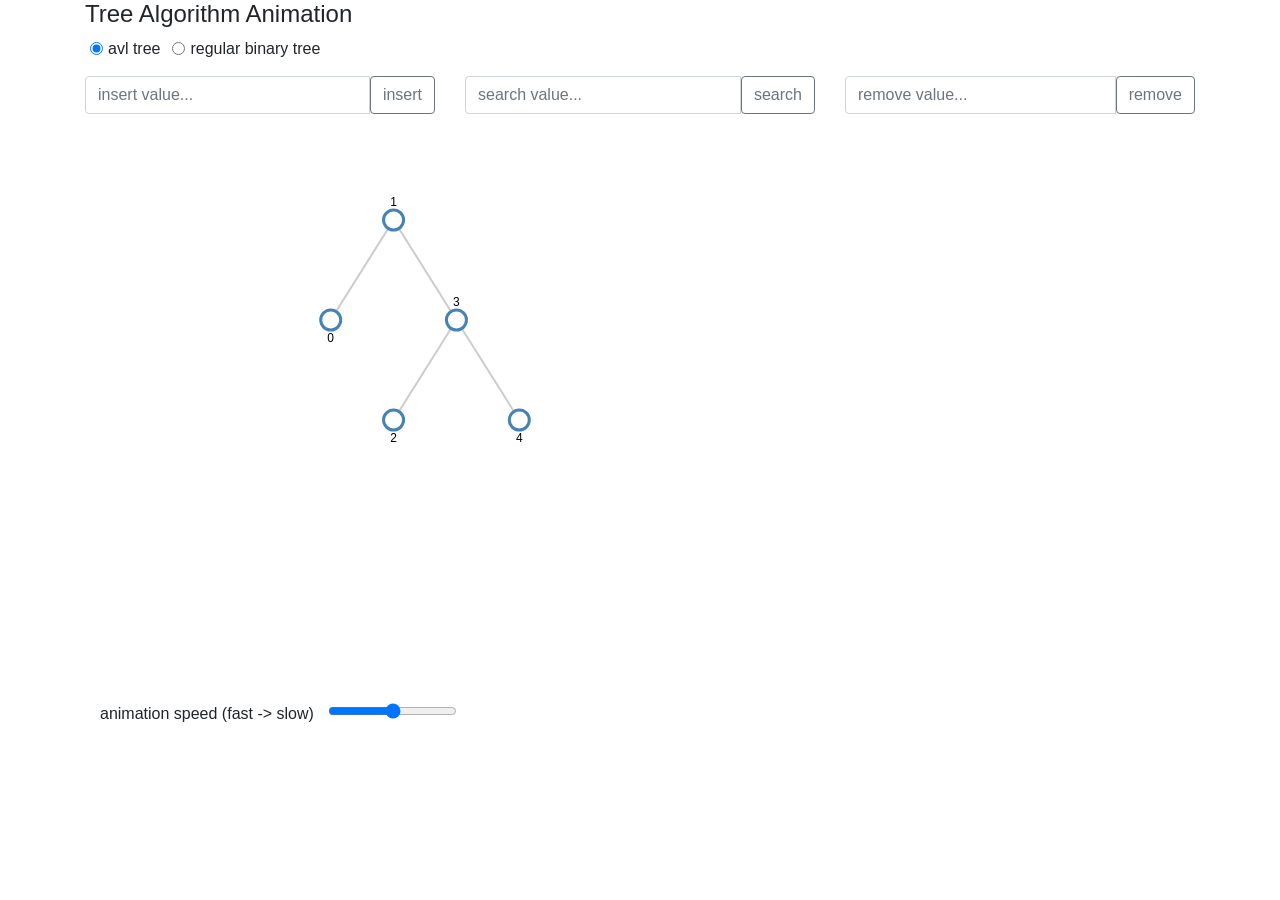
<file: v1/index.html>
<!DOCTYPE html>
<html lang="en">
  <head>
    <meta charset="utf-8">
    <title>Tree Algorithm Animation</title>

    <link rel="stylesheet" href="bootstrap.min.css" />
    <link rel="stylesheet" href="main.css" />
    <link rel="stylesheet" href="https://pro.fontawesome.com/releases/v5.10.0/css/all.css" integrity="sha384-AYmEC3Yw5cVb3ZcuHtOA93w35dYTsvhLPVnYs9eStHfGJvOvKxVfELGroGkvsg+p" crossorigin="anonymous"/>

  </head>

  <body>



    <div class="container">
      <h4>Tree Algorithm Animation </h4>


      <!-- <form id="type-form" class="row"> -->
      <div class="row">
        <div class="form-check form-check-inline" style="margin-left: 20px">
          <input class="form-check-input"  type="radio" id="avl-tree" name="tree-type" value="avl-tree" checked />
          <label class="form-check-label" for="avl-tree">avl tree</label>
        </div>

        <div class="form-check form-check-inline">
        <input class="form-check-input" type="radio" id="normal-tree"   name="tree-type" value="normal-tree" />
        <label class="form-check-label" for="normal-tree">regular binary tree</label>
      </div>
        </div>
      <!-- </form> -->

      <div class="row">

        <div class="control-bar col-4">
          <div class="input-group mb-3">
            <input type="text" class="form-control" id="insert_input" placeholder="insert value...">
            <button class="btn btn-outline-secondary" type="button" id="insert_button"> insert </button>
          </div>
        </div>

        <div class="control-bar col-4">
          <div class="input-group mb-3">
            <input type="text" class="form-control" id="search_input" placeholder="search value...">
            <button class="btn btn-outline-secondary" type="button" id="search_button"> search </button>
          </div>
          <div id="search_message">  </div>
        </div>


        <div class="control-bar col-4">
          <div class="input-group mb-3">
            <input type="text" class="form-control" id="remove_input" placeholder="remove value...">
            <button class="btn btn-outline-secondary" type="button" id="remove_button"> remove </button>
          </div>
          <div id="remove_message">  </div>
        </div>

<!--         <div class="control-bar col-4">
          <button id="back-button" class="fas fa-history padding-5"> revert  </button>
          <button id="forward-button" class="fas fa-redo padding-5"> redo  </button>
        </div> -->


      </div>




      <div id="svg-container" > </div>

      <div id="insert-panel" class="panel" style="display:none">
        <p class="line-code" >insert v</p>
        <p class="line-code" >check balance factor of node and its children</p>
        <p class="line-code" >&nbsp;&nbsp;case1: node.rotateRight</p>
        <p class="line-code" >&nbsp;&nbsp;case2: node.left.rotateLeft, node.rotateRight</p>
        <p class="line-code" >&nbsp;&nbsp;case3: node.rotateLeft</p>
        <p class="line-code" >&nbsp;&nbsp;case4: node.right.rotateRight, node.rotateLeft</p>
        <p class="line-code" >&nbsp;&nbsp;node is balanced</p>
      </div>

      <div id="search-panel" class="panel" style="display:none">
        <p class="line-code" >if node == null</p>
        <p class="line-code" >&nbsp;&nbsp;return null</p>
        <p class="line-code" >else if node key == search value</p>
        <p class="line-code" >&nbsp;&nbsp;return node</p>
        <p class="line-code" >else if node key &lt; search value</p>
        <p class="line-code" >&nbsp;&nbsp;search right</p>
        <p class="line-code" >else search left</p>
      </div>



      <div id="remove-panel" class="panel" style="width: 420px;display:none">
        <p class="line-code" >remove v</p>
        <p class="line-code" >check balance factor of node and its children</p>
        <p class="line-code" >&nbsp;&nbsp;case1: node.rotateRight</p>
        <p class="line-code" >&nbsp;&nbsp;case2: node.left.rotateLeft, node.rotateRight</p>
        <p class="line-code" >&nbsp;&nbsp;case3: node.rotateLeft</p>
        <p class="line-code" >&nbsp;&nbsp;case4: node.right.rotateRight, node.rotateLeft</p>
        <p class="line-code" >&nbsp;&nbsp;node is balanced</p>
      </div>

      <!-- <footer>  </footer> -->

      <!-- <footer> revert and redo is to insert/remove previous value, the tree may not be identical as previous. It is algorithm. </footer> -->
    </div>


    <div class="container">
      <div class="control-bar col-8" >
              <span >animation speed (fast -> slow) </span>
              <input min="0"  max="20" type="range"  id='animation-speed-input' style="margin-left: 10px"/>
      </div>
    </div>
  </body>

  <script src="jquery-3.6.0.min.js"></script>
  <script src="d3.min.js"></script>
  <script src="avl.js"></script>
  <script type="text/javascript" src="main.js"></script>

</html>
</file>
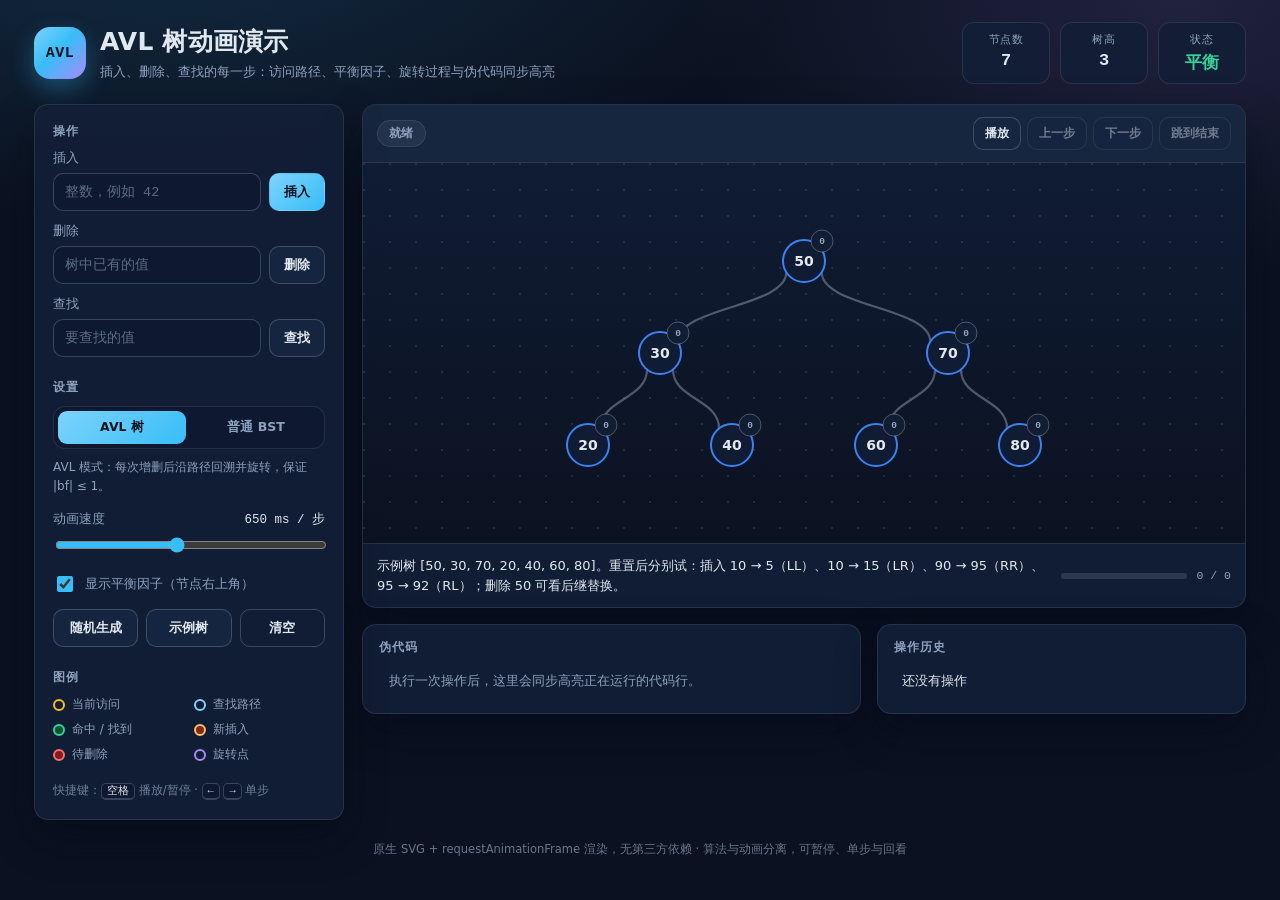
<file: v2/index.html>
<!DOCTYPE html>
<html lang="zh-CN">
<head>
  <meta charset="utf-8">
  <meta name="viewport" content="width=device-width, initial-scale=1">
  <title>AVL 树动画演示 · AVL Tree Visualizer</title>
  <link rel="stylesheet" href="css/style.css">
</head>
<body>
  <header class="app-header">
    <div class="brand">
      <div class="logo" aria-hidden="true">AVL</div>
      <div>
        <h1>AVL 树动画演示</h1>
        <p class="subtitle">插入、删除、查找的每一步：访问路径、平衡因子、旋转过程与伪代码同步高亮</p>
      </div>
    </div>

    <dl class="stats" aria-live="polite">
      <div>
        <dt>节点数</dt>
        <dd id="stat-size">0</dd>
      </div>
      <div>
        <dt>树高</dt>
        <dd id="stat-height">0</dd>
      </div>
      <div>
        <dt>状态</dt>
        <dd id="stat-balanced">—</dd>
      </div>
    </dl>
  </header>

  <main class="layout">
    <aside class="panel">
      <h2>操作</h2>

      <form class="field" id="insert-form" autocomplete="off">
        <label for="insert-input">插入</label>
        <div class="field-row">
          <input id="insert-input" type="text" inputmode="numeric" placeholder="整数，例如 42">
          <button class="btn primary" type="submit">插入</button>
        </div>
      </form>

      <form class="field" id="remove-form" autocomplete="off">
        <label for="remove-input">删除</label>
        <div class="field-row">
          <input id="remove-input" type="text" inputmode="numeric" placeholder="树中已有的值">
          <button class="btn" type="submit">删除</button>
        </div>
      </form>

      <form class="field" id="search-form" autocomplete="off">
        <label for="search-input">查找</label>
        <div class="field-row">
          <input id="search-input" type="text" inputmode="numeric" placeholder="要查找的值">
          <button class="btn" type="submit">查找</button>
        </div>
      </form>

      <h2>设置</h2>

      <fieldset class="segmented" id="mode-group">
        <legend class="sr-only">树的类型</legend>
        <label>
          <input type="radio" name="tree-mode" value="avl" checked>
          <span>AVL 树</span>
        </label>
        <label>
          <input type="radio" name="tree-mode" value="bst">
          <span>普通 BST</span>
        </label>
      </fieldset>
      <p class="hint" id="mode-hint">AVL 模式：每次增删后沿路径回溯并旋转，保证 |bf| ≤ 1。</p>

      <label class="range" for="speed-input">
        <span>动画速度 <output id="speed-label">700 ms / 步</output></span>
        <input id="speed-input" type="range" min="1" max="10" step="1" value="5">
      </label>

      <label class="switch" for="bf-toggle">
        <input id="bf-toggle" type="checkbox" checked>
        <span>显示平衡因子（节点右上角）</span>
      </label>

      <div class="actions">
        <button class="btn" id="btn-random" type="button">随机生成</button>
        <button class="btn" id="btn-reset" type="button">示例树</button>
        <button class="btn ghost" id="btn-clear" type="button">清空</button>
      </div>

      <h2>图例</h2>
      <ul class="legend">
        <li><span class="dot dot-focus"></span>当前访问</li>
        <li><span class="dot dot-path"></span>查找路径</li>
        <li><span class="dot dot-matched"></span>命中 / 找到</li>
        <li><span class="dot dot-inserted"></span>新插入</li>
        <li><span class="dot dot-removed"></span>待删除</li>
        <li><span class="dot dot-rotating"></span>旋转点</li>
      </ul>

      <p class="shortcuts">快捷键：<kbd>空格</kbd> 播放/暂停 · <kbd>←</kbd> <kbd>→</kbd> 单步</p>
    </aside>

    <section class="workspace">
      <div class="stage-card">
        <div class="stage-toolbar">
          <span class="op-badge" id="op-badge">就绪</span>
          <div class="playback">
            <button class="btn icon" id="btn-play" type="button">暂停</button>
            <button class="btn icon" id="btn-prev" type="button">上一步</button>
            <button class="btn icon" id="btn-next" type="button">下一步</button>
            <button class="btn icon ghost" id="btn-finish" type="button">跳到结束</button>
          </div>
        </div>

        <div class="stage" id="stage">
          <svg id="tree-svg" role="img" aria-label="二叉搜索树可视化"></svg>
        </div>

        <div class="status" aria-live="polite">
          <p class="status-message" id="status-message">输入一个整数开始：插入会演示整条回溯与旋转路径。</p>
          <div class="progress">
            <div class="progress-track"><span id="progress-fill"></span></div>
            <span class="progress-text" id="progress-text">0 / 0</span>
          </div>
        </div>
      </div>

      <div class="bottom">
        <section class="card code-card">
          <h2 id="code-title">伪代码</h2>
          <ol class="code-list" id="code-list"></ol>
        </section>

        <section class="card log-card">
          <h2>操作历史</h2>
          <ul class="log-list" id="log-list">
            <li class="log-empty">还没有操作</li>
          </ul>
        </section>
      </div>
    </section>
  </main>

  <footer class="app-footer">
    原生 SVG + requestAnimationFrame 渲染，无第三方依赖 · 算法与动画分离，可暂停、单步与回看
  </footer>

  <noscript>这个演示需要启用 JavaScript。</noscript>

  <script src="js/avl.js"></script>
  <script src="js/renderer.js"></script>
  <script src="js/player.js"></script>
  <script src="js/app.js"></script>
</body>
</html>
</file>
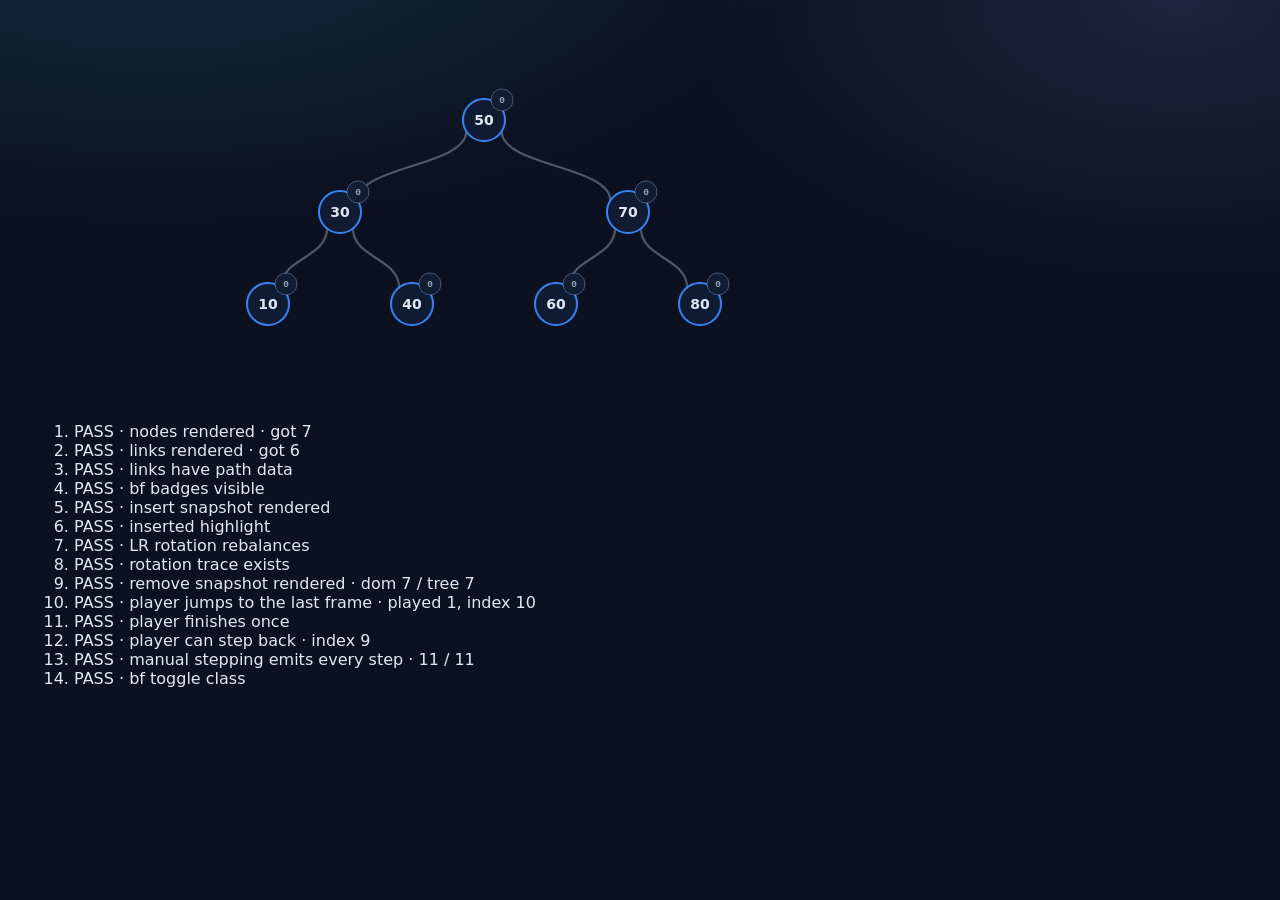
<file: v2/test/browser-check.html>
<!DOCTYPE html>
<html lang="zh-CN">
<head>
  <meta charset="utf-8">
  <title>AVL browser check</title>
  <link rel="stylesheet" href="../css/style.css">
</head>
<body>
  <div id="stage" style="width: 900px">
    <svg id="tree-svg"></svg>
  </div>
  <ol id="results"></ol>

  <script src="../js/avl.js"></script>
  <script src="../js/renderer.js"></script>
  <script src="../js/player.js"></script>
  <script>
    (function () {
      'use strict';

      var results = document.getElementById('results');

      function report(name, ok, extra) {
        var item = document.createElement('li');
        item.textContent = (ok ? 'PASS' : 'FAIL') + ' · ' + name + (extra ? ' · ' + extra : '');
        results.appendChild(item);
      }

      try {
        var svg = document.getElementById('tree-svg');
        var renderer = new TreeRenderer(svg);
        var tree = new AVL.AVLTree({ values: [50, 30, 70, 20, 40, 60, 80] });

        renderer.render(tree.snapshot(), null, 0);
        report('nodes rendered', svg.querySelectorAll('.node').length === 7,
          'got ' + svg.querySelectorAll('.node').length);
        report('links rendered', svg.querySelectorAll('path.link').length === 6,
          'got ' + svg.querySelectorAll('path.link').length);
        report('links have path data', Array.prototype.every.call(
          svg.querySelectorAll('path.link'),
          function (path) { return (path.getAttribute('d') || '').length > 12; }
        ));
        report('bf badges visible', svg.querySelectorAll('.bf-badge').length === 7);

        var insert = tree.insert(10);
        insert.steps.forEach(function (step) { renderer.render(step.tree, step, 0); });
        report('insert snapshot rendered', svg.querySelectorAll('.node').length === 8);
        report('inserted highlight', svg.querySelectorAll('.node.is-inserted').length === 1);

        var zigzag = new AVL.AVLTree({ values: [30, 10] });
        var rotated = zigzag.insert(20);
        rotated.steps.forEach(function (step) { renderer.render(step.tree, step, 0); });
        report('LR rotation rebalances', zigzag.root.key === 20 && zigzag.isBalanced());
        report('rotation trace exists',
          rotated.steps.some(function (step) { return step.kind === 'rotate'; }));

        var removed = tree.remove(20);
        removed.steps.forEach(function (step) { renderer.render(step.tree, step, 0); });
        report('remove snapshot rendered', svg.querySelectorAll('.node').length === tree.size,
          'dom ' + svg.querySelectorAll('.node').length + ' / tree ' + tree.size);

        var played = 0;
        var finished = 0;
        var player = new StepPlayer({
          onStep: function () { played += 1; },
          onDone: function () { finished += 1; }
        });
        player.load(insert.steps);
        player.finish();
        report('player jumps to the last frame', played === 1 && player.index === insert.steps.length - 1,
          'played ' + played + ', index ' + player.index);
        report('player finishes once', finished === 1 && player.done === true);

        player.prev();
        report('player can step back', player.index === insert.steps.length - 2,
          'index ' + player.index);

        var stepped = 0;
        var stepper = new StepPlayer({ onStep: function () { stepped += 1; } });
        stepper.load(insert.steps);
        while (stepper.index < insert.steps.length - 1) stepper.next();
        report('manual stepping emits every step', stepped === insert.steps.length,
          stepped + ' / ' + insert.steps.length);

        renderer.setShowBF(false);
        report('bf toggle class', svg.classList.contains('hide-bf'));
        renderer.setShowBF(true);
      } catch (err) {
        report('unexpected exception', false, err && err.message);
      }
    })();
  </script>
</body>
</html>
</file>
<file: v1/main.css>
.node circle {
  fill: #fff;
  stroke: steelblue;
  stroke-width: 3px;
}

.node text { font: 12px sans-serif; }

.link {
  fill: none;
  stroke: #ccc;
  stroke-width: 2px;
}

.control-bar {
  margin-top: 15px;
  /*margin-bottom: 10px;*/
}

footer {
  font-size: 10px;
}

.padding-5 {
  padding-top: 5px;
  padding-bottom: 5px;
  font-weight: normal;
   font-size: 10px;
}


#svg-container{
  margin-top: 50px;
}


.panel {
    font-size: 13px;
    position: fixed;
    color: #fff;
    overflow: hidden;
    background: #777;
    white-space: nowrap;
    padding: 20px 20px;

    bottom: 60px;
    right: 10px;
    font-family: courier new,Courier,monospace;
    background-color: rgb(82, 188, 105);
    width: 420px;
}

.line-code {
  background-color: rgb(82, 188, 105); 
  color: rgb(255, 255, 255);
}

.code-highlight {
  color: #777;
  background-color: #fff;
}
</file>
<file: v2/css/style.css>
/* ==========================================================================
   AVL Tree Visualizer —— 原生 CSS，无框架
   ========================================================================== */

:root {
  --bg: #0b1120;
  --bg-soft: #0e1830;
  --surface: rgba(19, 31, 55, 0.92);
  --surface-2: rgba(24, 39, 65, 0.9);
  --border: rgba(148, 163, 184, 0.16);
  --border-strong: rgba(148, 163, 184, 0.32);
  --text: #e2e8f0;
  --muted: #8ea1bd;
  --accent: #38bdf8;
  --accent-soft: rgba(56, 189, 248, 0.14);
  --green: #34d399;
  --amber: #fbbf24;
  --red: #f87171;
  --violet: #a78bfa;
  --radius: 14px;
  --shadow: 0 18px 40px rgba(2, 8, 23, 0.45);
  --font: "Segoe UI", "PingFang SC", "Hiragino Sans GB", "Microsoft YaHei", system-ui, -apple-system, sans-serif;
  --mono: "JetBrains Mono", "Cascadia Code", Consolas, "Courier New", monospace;
}

*,
*::before,
*::after {
  box-sizing: border-box;
}

html {
  color-scheme: dark;
}

body {
  margin: 0;
  min-height: 100vh;
  padding: 22px clamp(14px, 3vw, 34px) 28px;
  font-family: var(--font);
  color: var(--text);
  background:
    radial-gradient(1100px 520px at 12% -10%, rgba(56, 189, 248, 0.16), transparent 60%),
    radial-gradient(900px 500px at 92% 0%, rgba(167, 139, 250, 0.14), transparent 55%),
    var(--bg);
  background-attachment: fixed;
  -webkit-font-smoothing: antialiased;
}

h1,
h2 {
  margin: 0;
  font-weight: 700;
}

.sr-only {
  position: absolute;
  width: 1px;
  height: 1px;
  padding: 0;
  margin: -1px;
  overflow: hidden;
  clip: rect(0 0 0 0);
  white-space: nowrap;
  border: 0;
}

/* ---------- header ---------- */

.app-header {
  display: flex;
  flex-wrap: wrap;
  align-items: center;
  justify-content: space-between;
  gap: 18px;
  margin-bottom: 20px;
}

.brand {
  display: flex;
  align-items: center;
  gap: 14px;
}

.logo {
  display: grid;
  place-items: center;
  width: 52px;
  height: 52px;
  border-radius: 16px;
  font-family: var(--mono);
  font-size: 15px;
  font-weight: 700;
  letter-spacing: 0.5px;
  color: #04121f;
  background: linear-gradient(135deg, #7dd3fc, #38bdf8 45%, #a78bfa);
  box-shadow: 0 10px 24px rgba(56, 189, 248, 0.32);
}

.brand h1 {
  font-size: clamp(19px, 2.4vw, 25px);
  letter-spacing: 0.2px;
}

.subtitle {
  margin: 5px 0 0;
  font-size: 13px;
  color: var(--muted);
}

.stats {
  display: flex;
  gap: 10px;
  margin: 0;
}

.stats > div {
  min-width: 88px;
  padding: 9px 14px;
  border: 1px solid var(--border);
  border-radius: 12px;
  background: var(--surface);
  text-align: center;
}

.stats dt {
  font-size: 11px;
  letter-spacing: 0.6px;
  color: var(--muted);
}

.stats dd {
  margin: 4px 0 0;
  font-family: var(--mono);
  font-size: 17px;
  font-weight: 600;
}

#stat-balanced.is-ok {
  color: var(--green);
}

#stat-balanced.is-bad {
  color: var(--amber);
}

/* ---------- layout ---------- */

.layout {
  display: grid;
  grid-template-columns: 310px minmax(0, 1fr);
  gap: 18px;
  align-items: start;
}

.panel,
.stage-card,
.card {
  border: 1px solid var(--border);
  border-radius: var(--radius);
  background: var(--surface);
  box-shadow: var(--shadow);
}

.panel {
  position: sticky;
  top: 18px;
  max-height: calc(100vh - 36px);
  overflow: auto;
  padding: 18px;
  scrollbar-width: thin;
}

.panel h2 {
  margin: 0 0 10px;
  font-size: 12px;
  letter-spacing: 1.4px;
  text-transform: uppercase;
  color: var(--muted);
}

.panel h2:not(:first-child) {
  margin-top: 22px;
}

/* ---------- forms ---------- */

.field {
  margin-bottom: 12px;
}

.field label {
  display: block;
  margin-bottom: 6px;
  font-size: 12.5px;
  color: var(--muted);
}

.field-row {
  display: flex;
  gap: 8px;
}

input[type="text"] {
  flex: 1;
  min-width: 0;
  padding: 9px 11px;
  font-family: var(--mono);
  font-size: 13.5px;
  color: var(--text);
  background: var(--bg-soft);
  border: 1px solid var(--border-strong);
  border-radius: 10px;
  outline: none;
  transition: border-color 0.16s ease, box-shadow 0.16s ease;
}

input[type="text"]::placeholder {
  color: rgba(142, 161, 189, 0.6);
}

input[type="text"]:focus {
  border-color: var(--accent);
  box-shadow: 0 0 0 3px rgba(56, 189, 248, 0.18);
}

.btn {
  padding: 9px 14px;
  font-family: var(--font);
  font-size: 13px;
  font-weight: 600;
  color: var(--text);
  background: var(--surface-2);
  border: 1px solid var(--border-strong);
  border-radius: 10px;
  cursor: pointer;
  white-space: nowrap;
  transition: transform 0.12s ease, background 0.16s ease, border-color 0.16s ease, color 0.16s ease;
}

.btn:hover {
  background: rgba(56, 189, 248, 0.12);
  border-color: rgba(56, 189, 248, 0.45);
}

.btn:active {
  transform: translateY(1px);
}

.btn:focus-visible {
  outline: 2px solid var(--accent);
  outline-offset: 2px;
}

.btn.primary {
  color: #04121f;
  background: linear-gradient(135deg, #7dd3fc, #38bdf8);
  border-color: transparent;
}

.btn.primary:hover {
  background: linear-gradient(135deg, #a5e4ff, #4cc9fb);
}

.btn.ghost {
  background: transparent;
}

.btn[disabled] {
  opacity: 0.45;
  cursor: not-allowed;
}

.actions {
  display: flex;
  flex-wrap: wrap;
  gap: 8px;
  margin-top: 14px;
}

.actions .btn {
  flex: 1;
}

/* ---------- 设置 ---------- */

.segmented {
  display: grid;
  grid-template-columns: 1fr 1fr;
  gap: 6px;
  margin: 0;
  padding: 4px;
  border: 1px solid var(--border);
  border-radius: 12px;
  background: var(--bg-soft);
}

.segmented label {
  position: relative;
  cursor: pointer;
}

.segmented input {
  position: absolute;
  inset: 0;
  opacity: 0;
  cursor: pointer;
}

.segmented span {
  display: block;
  padding: 8px 6px;
  font-size: 12.5px;
  font-weight: 600;
  color: var(--muted);
  text-align: center;
  border-radius: 9px;
  transition: background 0.16s ease, color 0.16s ease;
}

.segmented input:checked + span {
  color: #04121f;
  background: linear-gradient(135deg, #7dd3fc, #38bdf8);
}

.segmented input:focus-visible + span {
  outline: 2px solid var(--accent);
  outline-offset: 2px;
}

.hint {
  margin: 9px 0 0;
  font-size: 12px;
  line-height: 1.55;
  color: var(--muted);
}

.range {
  display: block;
  margin-top: 16px;
}

.range > span {
  display: flex;
  justify-content: space-between;
  gap: 8px;
  font-size: 12.5px;
  color: var(--muted);
}

.range output {
  font-family: var(--mono);
  color: var(--text);
}

input[type="range"] {
  width: 100%;
  margin-top: 9px;
  accent-color: var(--accent);
}

.switch {
  display: flex;
  align-items: center;
  gap: 9px;
  margin-top: 16px;
  font-size: 12.5px;
  color: var(--muted);
  cursor: pointer;
}

.switch input {
  width: 16px;
  height: 16px;
  accent-color: var(--accent);
  cursor: pointer;
}

.legend {
  display: grid;
  grid-template-columns: 1fr 1fr;
  gap: 8px 10px;
  margin: 0;
  padding: 0;
  list-style: none;
  font-size: 12px;
  color: var(--muted);
}

.legend li {
  display: flex;
  align-items: center;
  gap: 7px;
}

.dot {
  width: 12px;
  height: 12px;
  border-radius: 50%;
  border: 2px solid var(--border-strong);
  background: #0f1c33;
  flex: none;
}

.dot-focus {
  border-color: var(--amber);
}

.dot-path {
  border-color: #7dd3fc;
}

.dot-matched {
  border-color: var(--green);
  background: #14532d;
}

.dot-inserted {
  border-color: #fdba74;
  background: #7c2d12;
}

.dot-removed {
  border-color: var(--red);
  background: #7f1d1d;
}

.dot-rotating {
  border-color: var(--violet);
}

.shortcuts {
  margin: 18px 0 0;
  font-size: 11.5px;
  line-height: 1.7;
  color: rgba(142, 161, 189, 0.75);
}

kbd {
  padding: 1px 5px;
  font-family: var(--mono);
  font-size: 10.5px;
  color: var(--text);
  border: 1px solid var(--border-strong);
  border-bottom-width: 2px;
  border-radius: 5px;
  background: var(--bg-soft);
}

/* ---------- 舞台 ---------- */

.workspace {
  display: flex;
  flex-direction: column;
  gap: 16px;
  min-width: 0;
}

.stage-card {
  overflow: hidden;
}

.stage-toolbar {
  display: flex;
  flex-wrap: wrap;
  align-items: center;
  justify-content: space-between;
  gap: 10px;
  padding: 12px 14px;
  border-bottom: 1px solid var(--border);
  background: var(--surface-2);
}

.op-badge {
  padding: 5px 11px;
  font-size: 11.5px;
  font-weight: 600;
  letter-spacing: 0.4px;
  color: var(--accent);
  background: var(--accent-soft);
  border: 1px solid rgba(56, 189, 248, 0.35);
  border-radius: 999px;
}

.op-badge.is-idle {
  color: var(--muted);
  background: rgba(148, 163, 184, 0.1);
  border-color: var(--border);
}

.op-badge.is-warn {
  color: var(--amber);
  background: rgba(251, 191, 36, 0.12);
  border-color: rgba(251, 191, 36, 0.35);
}

.op-badge.is-error {
  color: var(--red);
  background: rgba(248, 113, 113, 0.12);
  border-color: rgba(248, 113, 113, 0.4);
}

.op-badge.is-done {
  color: var(--green);
  background: rgba(52, 211, 153, 0.12);
  border-color: rgba(52, 211, 153, 0.35);
}

.playback {
  display: flex;
  gap: 6px;
}

.playback .btn {
  padding: 7px 11px;
  font-size: 12px;
}

#btn-play.is-playing {
  color: #04121f;
  background: linear-gradient(135deg, #7dd3fc, #38bdf8);
  border-color: transparent;
}

.stage {
  position: relative;
  max-height: min(62vh, 640px);
  overflow: auto;
  background:
    radial-gradient(circle at 1px 1px, rgba(148, 163, 184, 0.16) 1px, transparent 0) 0 0 / 26px 26px,
    linear-gradient(180deg, rgba(15, 28, 51, 0.8), rgba(11, 17, 32, 0.95));
  scrollbar-width: thin;
}

.stage svg {
  display: block;
}

.status {
  display: flex;
  flex-wrap: wrap;
  align-items: center;
  gap: 12px;
  padding: 12px 14px;
  border-top: 1px solid var(--border);
}

.status-message {
  flex: 1 1 320px;
  margin: 0;
  font-size: 13px;
  line-height: 1.5;
  color: var(--text);
}

.progress {
  display: flex;
  align-items: center;
  gap: 9px;
  min-width: 170px;
}

.progress-track {
  flex: 1;
  height: 6px;
  overflow: hidden;
  border-radius: 999px;
  background: rgba(148, 163, 184, 0.2);
}

.progress-track span {
  display: block;
  width: 0;
  height: 100%;
  border-radius: inherit;
  background: linear-gradient(90deg, #38bdf8, #a78bfa);
  transition: width 0.2s ease;
}

.progress-text {
  font-family: var(--mono);
  font-size: 11.5px;
  color: var(--muted);
  white-space: nowrap;
}

/* ---------- 底部面板 ---------- */

.bottom {
  display: grid;
  grid-template-columns: minmax(0, 1.35fr) minmax(0, 1fr);
  gap: 16px;
}

.card {
  min-width: 0;
  padding: 14px 16px 16px;
}

.card h2 {
  margin-bottom: 10px;
  font-size: 12px;
  letter-spacing: 1.2px;
  text-transform: uppercase;
  color: var(--muted);
}

.code-list {
  margin: 0;
  padding: 0;
  list-style: none;
  counter-reset: line;
  font-family: var(--mono);
  font-size: 12.5px;
  line-height: 1.7;
  overflow-x: auto;
}

.code-list li {
  display: flex;
  gap: 12px;
  padding: 2px 10px;
  color: var(--muted);
  white-space: pre;
  border-left: 2px solid transparent;
  border-radius: 0 6px 6px 0;
  transition: background 0.16s ease, color 0.16s ease, border-color 0.16s ease;
}

.code-list li::before {
  counter-increment: line;
  content: counter(line);
  flex: none;
  width: 16px;
  text-align: right;
  color: rgba(148, 163, 184, 0.4);
}

.code-list li.is-active {
  color: #e0f2fe;
  background: var(--accent-soft);
  border-left-color: var(--accent);
}

.code-list li.is-active::before {
  color: var(--accent);
}

.code-list:empty::after {
  content: "执行一次操作后，这里会同步高亮正在运行的代码行。";
  display: block;
  padding: 4px 10px;
  font-family: var(--font);
  font-size: 12.5px;
  color: var(--muted);
}

.log-list {
  max-height: 210px;
  margin: 0;
  padding: 0;
  overflow: auto;
  list-style: none;
  scrollbar-width: thin;
}

.log-list li {
  display: flex;
  align-items: center;
  gap: 9px;
  padding: 7px 8px;
  font-size: 12.5px;
  color: var(--text);
  border-bottom: 1px dashed rgba(148, 163, 184, 0.12);
}

.log-list li:last-child {
  border-bottom: none;
}

.log-empty {
  color: var(--muted);
  font-size: 12px;
}

.log-mark {
  display: grid;
  place-items: center;
  width: 20px;
  height: 20px;
  flex: none;
  font-size: 11px;
  font-weight: 700;
  color: #04121f;
  background: var(--green);
  border-radius: 6px;
}

.log-mark.is-error {
  color: #fff;
  background: var(--red);
}

.log-op {
  color: var(--muted);
}

.log-value {
  font-family: var(--mono);
  font-weight: 600;
}

.app-footer {
  margin-top: 22px;
  font-size: 11.5px;
  text-align: center;
  color: rgba(142, 161, 189, 0.7);
}

/* ---------- SVG ---------- */

.node .node-circle {
  fill: #0f1c33;
  stroke: #3b82f6;
  stroke-width: 2;
  transition: fill 0.18s ease, stroke 0.18s ease;
}

.node .node-key {
  fill: #e2e8f0;
  font-family: var(--font);
  font-size: 14px;
  font-weight: 600;
}

.node .bf-badge circle {
  fill: #101d33;
  stroke: rgba(148, 163, 184, 0.45);
  stroke-width: 1;
  transition: stroke 0.18s ease, fill 0.18s ease;
}

.node .bf-badge text {
  fill: #94a3b8;
  font-family: var(--mono);
  font-size: 9.5px;
  font-weight: 600;
}

.node .bf-badge.is-one circle {
  stroke: var(--amber);
  fill: rgba(251, 191, 36, 0.16);
}

.node .bf-badge.is-one text {
  fill: #fcd34d;
}

.node .bf-badge.is-two circle {
  stroke: var(--red);
  fill: rgba(248, 113, 113, 0.2);
}

.node .bf-badge.is-two text {
  fill: #fca5a5;
}

svg.hide-bf .bf-badge {
  display: none;
}

.link-layer .link {
  fill: none;
  stroke: rgba(148, 163, 184, 0.48);
  stroke-width: 2.2;
}

.link-layer .link.is-path {
  stroke: rgba(56, 189, 248, 0.8);
  stroke-width: 2.5;
}

.node.is-path .node-circle {
  stroke: #7dd3fc;
}

.node.is-focus .node-circle {
  stroke: var(--amber);
  stroke-width: 3;
  filter: drop-shadow(0 0 6px rgba(251, 191, 36, 0.45));
}

.node.is-rotating .node-circle {
  stroke: var(--violet);
  stroke-width: 3;
  filter: drop-shadow(0 0 8px rgba(167, 139, 250, 0.55));
}

.node.is-matched .node-circle {
  fill: #14532d;
  stroke: var(--green);
  stroke-width: 3;
}

.node.is-matched .node-key {
  fill: #dcfce7;
}

.node.is-inserted .node-circle {
  fill: #7c2d12;
  stroke: #fdba74;
  stroke-width: 3;
}

.node.is-inserted .node-key {
  fill: #ffedd5;
}

.node.is-removed .node-circle {
  fill: #7f1d1d;
  stroke: var(--red);
  stroke-width: 3;
}

.node.is-removed .node-key {
  fill: #fee2e2;
}

.empty-state {
  fill: var(--muted);
  font-family: var(--font);
  font-size: 14px;
}

/* ---------- 响应式 ---------- */

@media (max-width: 1080px) {
  .layout {
    grid-template-columns: minmax(0, 1fr);
  }

  .panel {
    position: static;
    max-height: none;
  }

  .bottom {
    grid-template-columns: minmax(0, 1fr);
  }
}

@media (max-width: 560px) {
  body {
    padding: 14px 12px 20px;
  }

  .logo {
    width: 44px;
    height: 44px;
    border-radius: 13px;
    font-size: 13px;
  }

  .stats {
    width: 100%;
  }

  .stats > div {
    flex: 1;
    min-width: 0;
  }

  .playback {
    width: 100%;
  }

  .playback .btn {
    flex: 1;
  }
}

@media (prefers-reduced-motion: reduce) {
  *,
  *::before,
  *::after {
    transition-duration: 0.01ms !important;
    animation-duration: 0.01ms !important;
  }
}
</file>
